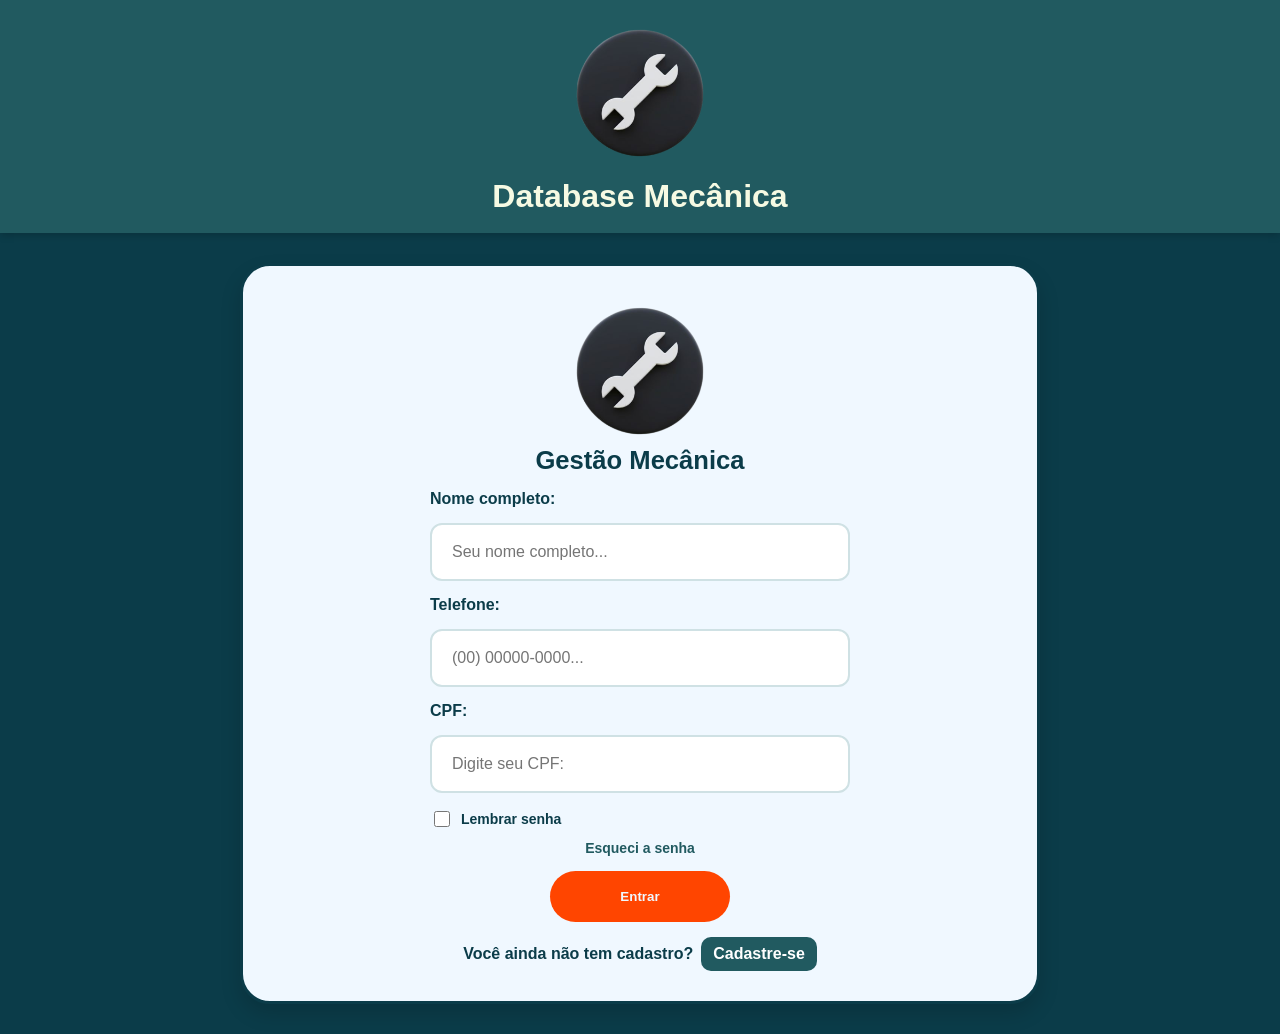
<file: index.html>
<!DOCTYPE html>
<html lang="pt-br">

<head>
    <meta charset="UTF-8">
    <link rel="stylesheet" href="style.css">
    <meta name="viewport" content="width=device-width, initial-scale=1.0">
    <title>Database Mecânica</title>
</head>

<body>
    <header>
        <div class="oficinamecanica">
            <img src="mecanica.png" alt="Logo da oficina mecânica" height="140px">
            <h1>Database Mecânica</h1>
        </div>
    </header>

    <main>
        <form action="agendamento.html">
            <div class="oficinamecanica">
                <img src="mecanica.png" alt="Logo da oficina mecânica" height="140px">
                <h2>Gestão Mecânica</h2>
            </div>

            <label for="nome">Nome completo:</label>
            <input type="text" id="nome" placeholder="Seu nome completo...">

            <label for="telefone">Telefone:</label>
            <input type="tel" id="telefone" placeholder="(00) 00000-0000...">

            <label for="cpf">CPF:</label>
            <input type="text" id="cpf" placeholder="Digite seu CPF:">

            <div class="lembrar-senha">
                <label class="checkbox-container">
                    <input type="checkbox" name="lembrarSenha">
                    <span>Lembrar senha</span>
                </label>
                <a href="iforgotmypassword.html">Esqueci a senha</a>
            </div>

            <button type="submit">Entrar</button>
            <h4>Você ainda não tem cadastro? <a class="cadastrar" href="">Cadastre-se</a></h4>
        </form>
    </main>
</body>

</html>
</file>
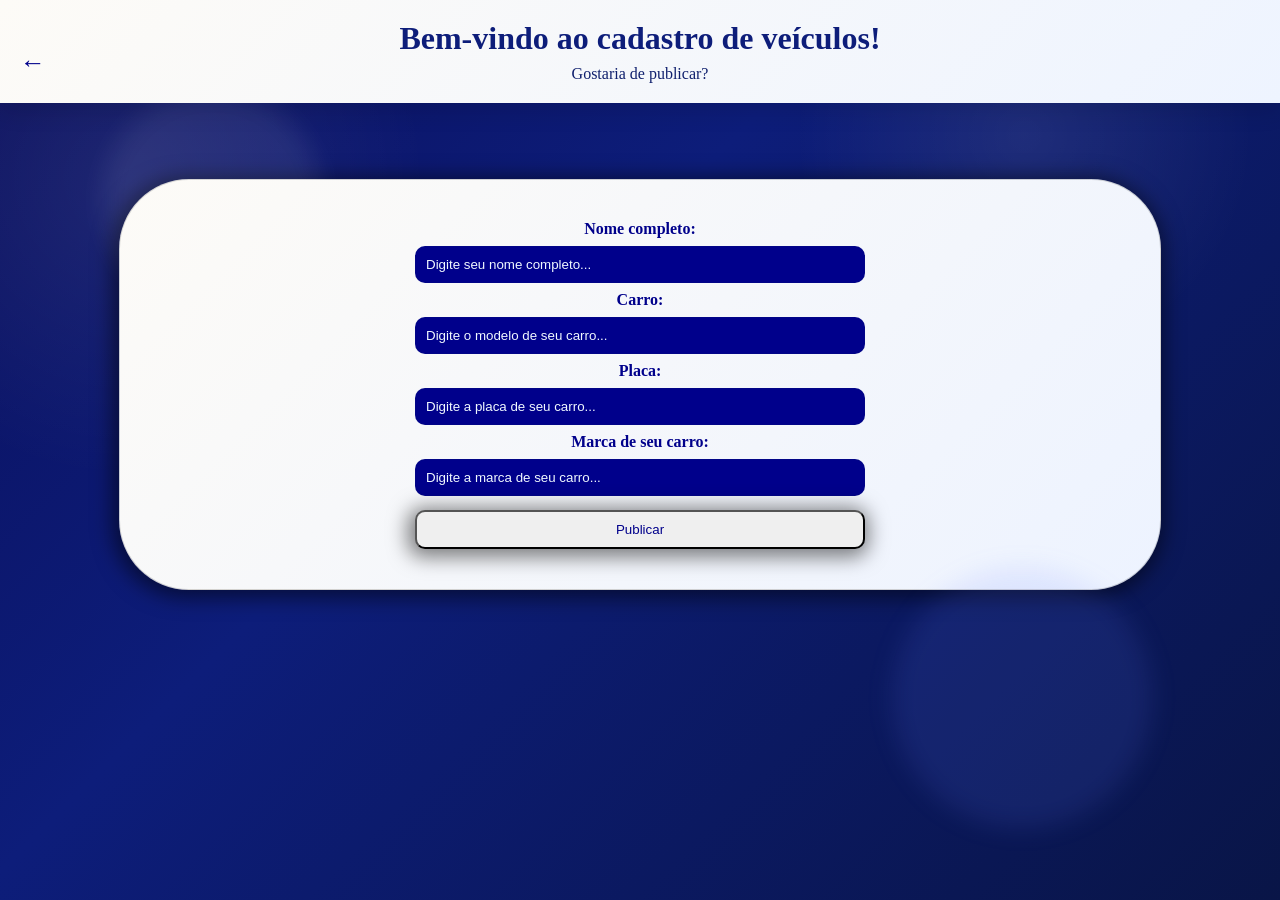
<file: cadastroveiculos.html>
<!DOCTYPE html>
<html lang="en">

<head>
    <meta charset="UTF-8">
    <link rel="stylesheet" href="cadastroveiculos.css">
    <meta name="viewport" content="width=device-width, initial-scale=1.0">
    <title>Cadastro Veículos</title>
</head>

<body>
    <header>
        <a href="agendamento.html">←</a>
        <h1>Bem-vindo ao cadastro de veículos!</h1>
        <p>Gostaria de publicar?</p>

    </header>
    <main>
        <div>
            <form action="cadastroveiculos.html">
                <label for="nome">Nome completo:</label>
                <input type="text" placeholder="Digite seu nome completo...">
                <label for="carro">Carro:</label>
                <input type="modelo" placeholder="Digite o modelo de seu carro...">
                <label for="placa">Placa:</label>
                <input type="placa-carro" placeholder="Digite a placa de seu carro...">
                <label for="marca">Marca de seu carro:</label>
                <input type="marca-carro" placeholder="Digite a marca de seu carro...">

                <button>Publicar</button>
            </form>
        </div>
    </main>
</body>

</html>
</file>
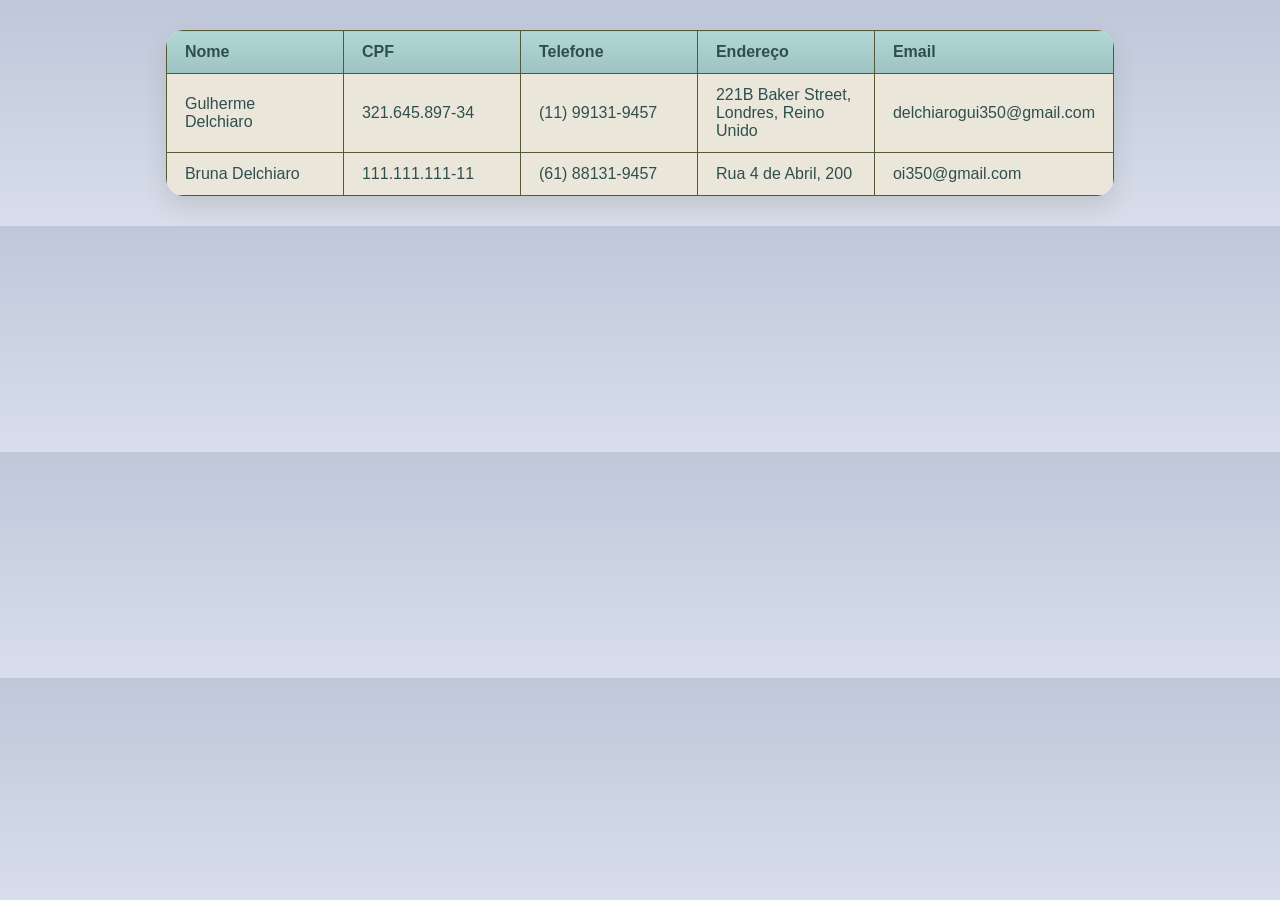
<file: exemplo.html>
<!DOCTYPE html>
<html lang="en">
<head>
    <meta charset="UTF-8">
    <meta name="viewport" content="width=device-width, initial-scale=1.0">
    <title>Document</title>
    <link rel="stylesheet" href="agendamento.css">
</head>
<body>
    <table>
        <thead>
            <tr>
            <th>Nome</th>
            <th>CPF</th>
            <th>Telefone</th>
            <th>Endereço</th>
            <th>Email</th>
            </tr>
        </thead>
        <tbody>
            <tr>
                <td>Gulherme Delchiaro</td>
                <td>321.645.897-34</td>
                <td>(11) 99131-9457</td>
                <td>221B Baker Street, Londres, Reino Unido</td>
                <td>delchiarogui350@gmail.com</td>
            </tr>
            <tr>
                <td>Bruna Delchiaro</td>
                <td>111.111.111-11</td>
                <td>(61) 88131-9457</td>
                <td>Rua 4 de Abril, 200</td>
                <td>oi350@gmail.com</td>
            </tr>
        </tbody>
    </table>
</body>
</html>
</file>
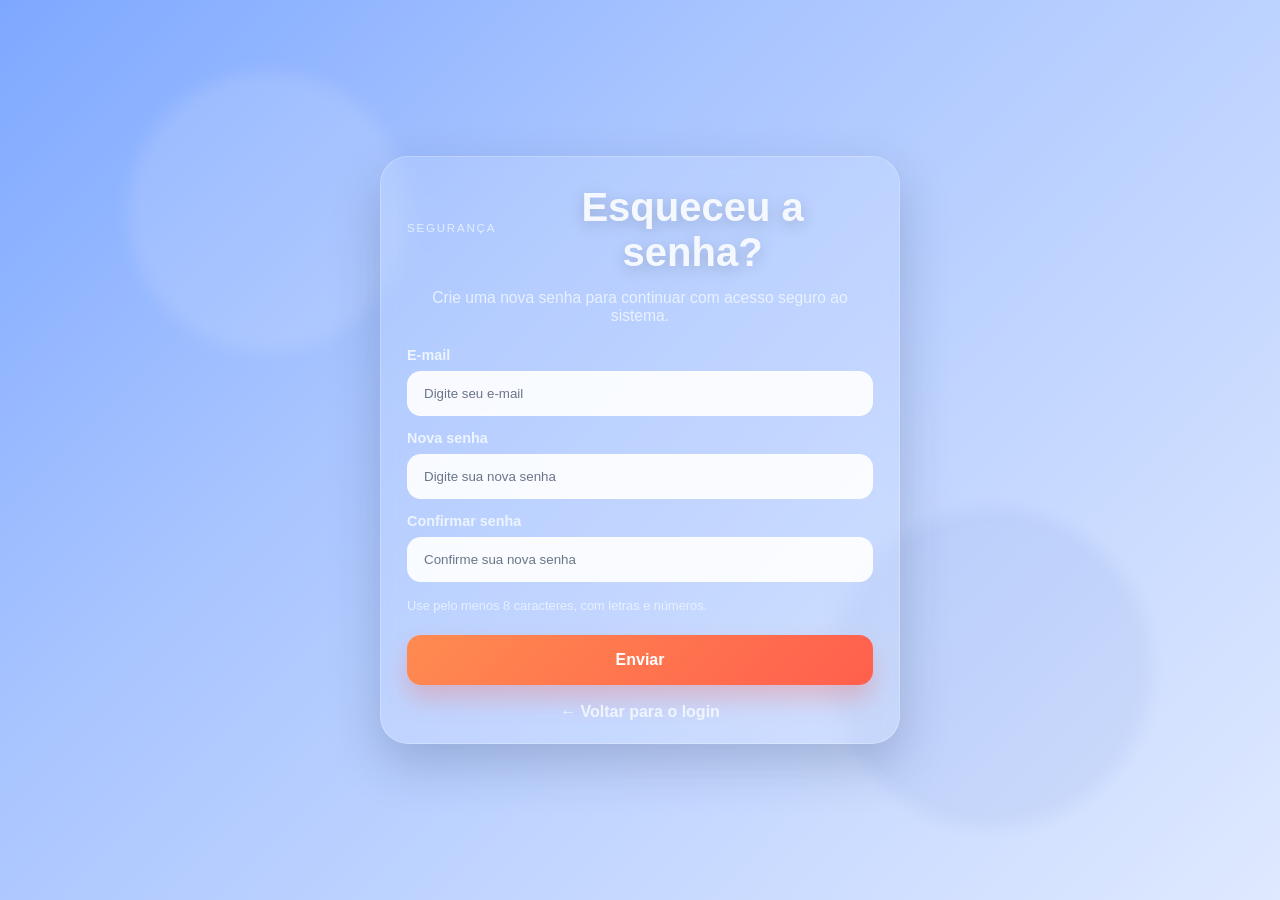
<file: iforgotmypassword.html>
<!DOCTYPE html>
<html lang="pt-br">

<head>
    <meta charset="UTF-8">
    <link rel="stylesheet" href="iforgotmypassword.css">
    <meta name="viewport" content="width=device-width, initial-scale=1.0">
    <title>Esqueceu a senha?</title>
</head>

<body>
    <div class="bg-orb orb-one"></div>
    <div class="bg-orb orb-two"></div>

    <main class="reset-card">
        <div class="header-box">
            
                <p class="eyebrow">Segurança</p>
                <h1>Esqueceu a senha?</h1>
            </div>
        </div>

        <p class="subtitle">Crie uma nova senha para continuar com acesso seguro ao sistema.</p>

        <form action="passwordsetting.html" method="get">
            <div class="input-group">
                <label for="email">E-mail</label>
                <input id="email" type="email" placeholder="Digite seu e-mail" required>
            </div>

            <div class="input-group">
                <label for="newpassword">Nova senha</label>
                <input id="newpassword" type="password" placeholder="Digite sua nova senha" required>
            </div>

            <div class="input-group">
                <label for="confirm-password">Confirmar senha</label>
                <input id="confirm-password" type="password" placeholder="Confirme sua nova senha" required>
            </div>

            <div class="password-tip">Use pelo menos 8 caracteres, com letras e números.</div>

            <button type="submit" class="submit-btn">Enviar</button>
        </form>

        <a class="back-link" href="index.html">← Voltar para o login</a>
    </main>
</body>

</html>
</file>
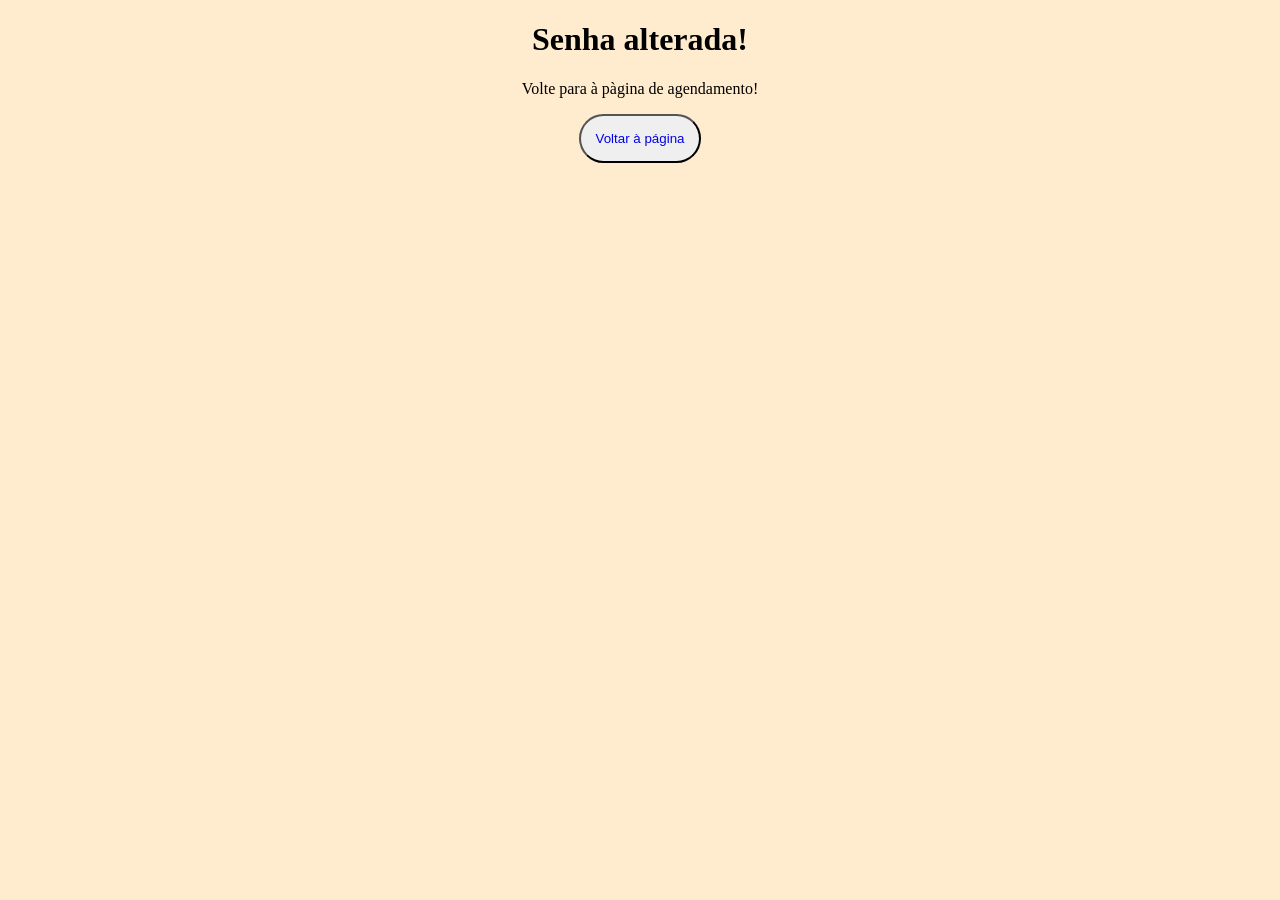
<file: passwordsetting.html>
<!DOCTYPE html>
<html lang="pt-br">
<head>
    <meta charset="UTF-8">
    <link rel="stylesheet" href="ps.css">
    <meta name="viewport" content="width=device-width, initial-scale=1.0">
    <title>Document</title>
</head>
<body>
    <h1>Senha alterada!</h1>
    <p>Volte para à pàgina de agendamento!</p>
    <div>
    <button><a href="agendamento.html">Voltar à página</a></button>
    </div>
</body>
</html>
</file>
<file: style.css>
* {
    box-sizing: border-box;
}

body {
    margin: 0;
    font-family: Arial, Helvetica, sans-serif;
    background-color: #0b3c49;
    color: #F6FAE3;
}

header {
    background-color: #215a60;
    padding: 18px 20px;
    box-shadow: 0 2px 8px rgba(0, 0, 0, 0.2);
}

.oficinamecanica {
    display: flex;
    justify-content: center;
    align-items: center;
    flex-direction: column;
    text-align: center;
}

.oficinamecanica img {
    display: block;
    max-width: 150px;
    height: auto;
}

h1 {
    margin: 10px 0 0;
    color: #F6FAE3;
    font-size: 2rem;
}

h2 {
    margin: 0;
    color: #0b3c49;
    font-size: 1.6rem;
}

main {
    padding: 30px 20px;
}

form {
    display: flex;
    justify-content: center;
    flex-direction: column;
    width: min(800px, 100%);
    align-items: center;
    padding: 30px 25px;
    gap: 15px;
    border: 3px solid #0b3c49;
    border-radius: 30px;
    background-color: aliceblue;
    margin: 0 auto;
    box-shadow: 0 10px 20px rgba(0, 0, 0, 0.15);
}

label {
    width: 100%;
    max-width: 420px;
    color: #0b3c49;
    font-weight: 600;
    text-align: left;
}

input {
    width: 100%;
    max-width: 420px;
    padding: 18px 20px;
    border: 2px solid #cfe1e4;
    border-radius: 12px;
    font-size: 1rem;
    outline: none;
}

input:focus {
    border-color: #215a60;
    box-shadow: 0 0 0 3px rgba(33, 90, 96, 0.12);
}

.lembrar-senha {
    display: flex;
    justify-content: space-between;
    align-items: center;
    width: 100%;
    max-width: 420px;
    font-size: 14px;
    color: #0b3c49;
    flex-direction: column;
    gap: 10px;
}

.checkbox-container {
    display: flex;
    align-items: center;
    gap: 8px;
    cursor: pointer;
}

.checkbox-container input {
    width: 16px;
    height: 16px;
    accent-color: #215a60;
}

.lembrar-senha a {
    color: #215a60;
    text-decoration: none;
    font-weight: 600;
}

.lembrar-senha a:hover {
    text-decoration: underline;
}

button {
    background-color: orangered;
    border: none;
    border-radius: 30px;
    padding: 18px 30px;
    color: aliceblue;
    font-weight: 700;
    cursor: pointer;
    min-width: 180px;
}

button:hover {
    background-color: darkblue;
    color: #F6FAE3;
}

.cadastrar {
    display: inline-block;
    padding: 8px 12px;
    background-color: #215a60;
    color: #fff;
    font-weight: 600;
    border-radius: 10px;
    text-decoration: none;
}

h4 {
    display: flex;
    justify-content: center;
    align-items: center;
    flex-wrap: wrap;
    gap: 8px;
    margin: 0;
    color: #0b3c49;
    text-align: center;
}

span {
    margin: 0;
}

::selection {
    background-color: #215a60;
    color: #F6FAE3;
}
</file>
<file: cadastroveiculos.css>
body {
    background:
        radial-gradient(circle at 10% 20%, rgba(255,255,255,0.08), transparent 22%),
        radial-gradient(circle at 80% 15%, rgba(255,255,255,0.08), transparent 18%),
        linear-gradient(135deg, #0a0f5c 0%, #0d1d7a 40%, #091547 100%);
    margin: 0 auto;
    z-index: 99;
    min-height: 100vh;
    overflow-x: hidden;
    position: relative;
}

body::before,
body::after {
    content: "";
    position: fixed;
    border-radius: 50%;
    filter: blur(12px);
    pointer-events: none;
    animation: floatOrb 8s ease-in-out infinite alternate;
}

body::before {
    width: 220px;
    height: 220px;
    background: rgba(255, 255, 255, 0.07);
    top: 10%;
    left: 8%;
}

body::after {
    width: 260px;
    height: 260px;
    background: rgba(96, 125, 255, 0.12);
    bottom: 8%;
    right: 10%;
    animation-delay: 1s;
}

@keyframes floatOrb {
    0% { transform: translateY(0px) scale(1); }
    100% { transform: translateY(-25px) scale(1.08); }
}

header {
    background: linear-gradient(135deg, #FDFBF7 0%, #eef4ff 100%);
    padding: 20px;
    position: relative;
    text-align: center;
    box-shadow: 0 10px 20px rgba(0,0,0,0.1);
    animation: abrirHeader 0.8s ease-out;
}

@keyframes abrirHeader {
    from {
        opacity: 0;
        transform: translateY(-20px);
    }
    to {
        opacity: 1;
        transform: translateY(0);
    }
}

h1 {
    display: flex;
    justify-content: center;
    font-weight: 900;
    margin: 0;
    color: #0d1d7a;
    animation: aparecerTexto 1s ease-out;
}

p {
    display: flex;
    justify-content: center;
    margin: 8px 0 0;
    color: #0f1f6d;
    animation: aparecerTexto 1.2s ease-out;
}

@keyframes aparecerTexto {
    from {
        opacity: 0;
        transform: translateY(-10px);
    }
    to {
        opacity: 1;
        transform: translateY(0);
    }
}

header a {
    position: absolute;
    left: 20px;
    top: 52%;
    transform: translateY(-4px);
    text-decoration: none;
    color: darkblue;
    font-size: 1.6rem;
    line-height: 1;
    transition: transform 0.25s ease, color 0.25s ease;
}

header a:hover {
    color: #3557ff;
    transform: translateY(-4px) scale(1.2);
}

main {
    display: flex;
    justify-content: center;
    padding: 30px 20px;
    margin-top: 34px;
    animation: subirBloco 1s ease-out;
}

@keyframes subirBloco {
    from {
        opacity: 0;
        transform: translateY(25px);
    }
    to {
        opacity: 1;
        transform: translateY(0);
    }
}

form {
    display: flex;
    flex-direction: column;
    width: 50vh;
    padding: 20px;
    gap: 8px;
    animation: suavizarEntrada 1.4s ease-out;
}

@keyframes suavizarEntrada {
    from {
        opacity: 0;
        transform: translateX(16px);
    }
    to {
        opacity: 1;
        transform: translateX(0);
    }
}

button {
    margin-top: 6px;
}

div {
    background: linear-gradient(135deg, #FDFBF7 0%, #edf3ff 100%);
    padding: 20px;
    width: min(1000px, 90vw);
    margin: 12px auto 0;
    border-radius: 70px;
    display: flex;
    justify-content: center;
    border: 1px solid rgba(0,0,0,0.16);
    box-shadow: -2px 3px 20px 5px rgba(0, 0, 0, 0.5);
    -webkit-box-shadow: -2px 3px 20px 5px rgba(0, 0, 0, 0.5);
    animation: pulseCard 3s ease-in-out infinite alternate;
}

@keyframes pulseCard {
    0% {
        transform: scale(1);
        box-shadow: -2px 3px 18px rgba(0,0,0,0.38);
    }
    100% {
        transform: scale(1.01);
        box-shadow: -4px 6px 24px rgba(42, 77, 255, 0.18);
    }
}

label {
    display: flex;
    justify-content: center;
    align-content: center;
    font-weight: bold;
    color: darkblue;
}

input {
    padding: 10px;
    border-radius: 10px;
    border: 1px solid rgba(13, 29, 122, 0.2);
    transition: transform 0.25s ease, box-shadow 0.25s ease, border-color 0.25s ease;
}

input:focus {
    outline: none;
    transform: scale(1.01);
    border-color: #3557ff;
    box-shadow: 0 0 0 3px rgba(53, 87, 255, 0.12);
}

button {
    padding: 10px;
    box-shadow: -2px 3px 20px 5px rgba(0, 0, 0, 0.5);
    -webkit-box-shadow: -2px 3px 20px 5px rgba(0, 0, 0, 0.5);
    color: darkblue;
    border-radius: 10px;
    transition: transform 0.25s ease, box-shadow 0.25s ease, filter 0.25s ease;
    animation: pulseButton 1.8s ease-in-out infinite alternate;
}

@keyframes pulseButton {
    0% { transform: scale(1); }
    100% { transform: scale(1.04); }
}

button:hover {
    transform: translateY(-2px) scale(1.02);
    filter: brightness(1.05);
    box-shadow: -2px 6px 24px rgba(0, 0, 0, 0.45);
}

:placeholder-shown {
    background-color: darkblue;
}

input::placeholder {
    color: aliceblue;
}

a{
    text-decoration: none;
}
</file>
<file: agendamento.css>
body {
    margin: 0;
    left: 0;
    right: 0;
    background: linear-gradient(180deg, #BFC7D9 0%, #d8deeb 100%);
    overflow: hidden;
    font-family: Arial, Helvetica, sans-serif;
}

header {
    background: linear-gradient(135deg, #555934 0%, #6f7448 100%);
    padding: 30px;
    display: flex;
    justify-content: center;
    align-items: center;
    width: 98vw;
    height: 10vh;
    box-shadow: 0 8px 25px rgba(48, 55, 25, 0.25);
    position: relative;
    overflow: hidden;
}

header > a {
    margin-top: 8px;
}

header::before {
    content: "";
    position: absolute;
    inset: 0;
    background: linear-gradient(120deg, transparent 0%, rgba(255,255,255,0.18) 50%, transparent 100%);
    transform: translateX(-100%);
    animation: brilhoHeader 6s ease-in-out infinite;
}

@keyframes brilhoHeader {
    0% { transform: translateX(-100%); }
    50% { transform: translateX(100%); }
    100% { transform: translateX(100%); }
}

h1 {
    color: #F0F1F2;
}

h2 {
    display: flex;
    justify-content: center;
    padding-top: 10px;
}

a {
    display: flex;
}

ul {
    display: flex;
    flex-wrap: wrap;
    justify-content: space-around;
    flex-direction: row;
    gap: 12px;
    margin: 0;
    padding: 0;
}

li,
a {
    text-decoration: none;
    list-style: none;
    padding: 20px;
    color: #F0F1F2;
    transition: all 0.25s ease;
}

nav a {
    position: relative;
    font-weight: 600;
    letter-spacing: 0.3px;
}

nav a:hover {
    color: #f7f3d9;
    transform: translateY(-2px);
    text-shadow: 0 0 10px rgba(255,255,255,0.35);
}

nav a::after {
    content: "";
    position: absolute;
    left: 10%;
    bottom: 8px;
    width: 0;
    height: 2px;
    background: #F0F1F2;
    transition: width 0.25s ease;
}

nav a:hover::after {
    width: 80%;
}
h1,
h2 {
    margin: 10;
    color: #F0F1F2;
    font-family: 'Courier New', Courier, monospace;
    display: flex;
    justify-content: center;
    flex-direction: column;
}

.publish {
    width: 50px;
    height: 50px;
    background: linear-gradient(135deg, #ffffff 0%, #dfe5d1 100%);
    display: flex;
    justify-content: center;
    align-items: center;
    border-radius: 50%;
    position: fixed;
    left: 50%;
    bottom: 30px;
    transform: translateX(-50%);
    z-index: 10;
    padding: 30px;
    border: none;
    box-shadow: 0 8px 18px rgba(85, 89, 52, 0.35);
    color: #555934;
    font-size: 2rem;
    font-weight: 700;
    cursor: pointer;
    transition: transform 0.25s ease, box-shadow 0.25s ease;
}

.publish:hover {
    transform: translateX(-50%) scale(1.08);
    box-shadow: 0 10px 22px rgba(85, 89, 52, 0.5), 0 0 20px rgba(255,255,255,0.6);
}

.modal {
    position: fixed;
    inset: 0;
    background: rgba(17, 23, 18, 0.55);
    display: flex;
    justify-content: center;
    align-items: center;
    z-index: 20;
}

.modal.hidden {
    display: none;
}


#formAgendamento {
    display: flex;
    flex-direction: column;
    gap: 10px;
}


#formAgendamento textarea {
    resize: vertical;
    min-height: 80px;
}

.botoes-modal {
    display: flex;
    justify-content: flex-end;
    gap: 10px;
    margin-top: 8px;
}

.btn-cancelar,
.btn-publicar {
    border: none;
    border-radius: 10px;
    padding: 10px 16px;
    cursor: pointer;
    font-weight: 700;
}

.btn-cancelar {
    background: #e4e7e3;
    color: #2d3225;
}

.btn-publicar {
    background: linear-gradient(135deg, #555934 0%, #7a7f4f 100%);
    color: white;
}



table {
    margin: 30px auto;
    border-collapse: collapse;
    background-color: #EBE6DA;
    color: #555934;
    border-radius: 18px;
    overflow: hidden;
    box-shadow: 0 10px 25px rgba(64, 71, 41, 0.15);
}

th,
td {
    border: 1px solid #555934;
    padding: 12px 18px;
    text-align: left;
    color: #2F4F4F;
    transition: background-color 0.2s ease;
}

th {
    background: linear-gradient(180deg, #B1D8D7 0%, #9dc3c2 100%);
    width: 140px;
}

tbody tr:hover {
    background: rgba(85, 89, 52, 0.08);
    transform: scale(1.001);
}

p{
    display: flex;
    justify-content: center;
    color: #f5f1e8;
    font-size: x-large;
    font-weight: 700;
    font-family: Arial, Helvetica, sans-serif;
    text-shadow: 0 2px 8px rgba(0,0,0,0.18);
}

header {
    gap: 12px;
}

.resumo {
    display: flex;
    justify-content: center;
    gap: 18px;
    flex-wrap: wrap;
    margin: 25px auto 10px;
}

.resumo-card {
    background: linear-gradient(180deg, #f4f0e8 0%, #e7e0d1 100%);
    border: 1px solid #555934;
    border-radius: 12px;
    padding: 16px 22px;
    width: 170px;
    text-align: center;
    color: #555934;
    box-shadow: 0 2px 6px rgba(0, 0, 0, 0.08);
    transition: transform 0.25s ease, box-shadow 0.25s ease;
}

.resumo-card:hover {
    transform: translateY(-6px) scale(1.02);
    box-shadow: 0 10px 20px rgba(85, 89, 52, 0.18);
}

.resumo-card span {
    display: block;
    font-size: 0.85rem;
    text-transform: uppercase;
    letter-spacing: 0.5px;
}

.resumo-card strong {
    display: block;
    margin-top: 6px;
    font-size: 1.8rem;
}

.perfil-user img{
    border-radius: 500px;
    width: 70px;
    height: 70px;
    display: block;
    margin: 0;
    object-fit: cover;
    border: 2px solid rgba(255,255,255,0.7);
    box-shadow: 0 4px 14px rgba(0,0,0,0.2);
    transition: transform 0.3s ease, box-shadow 0.3s ease;
}

.perfil-user img:hover {
    transform: scale(1.08) rotate(3deg);
    box-shadow: 0 8px 18px rgba(0,0,0,0.28);
}

.perfil-user{
    display: flex;
    flex-direction: column;
    align-items: center;
    justify-content: center;
    gap: 4px;
    margin: 0 auto;
    padding: 0 10px;
}

.perfil-user p {
    margin: 0;
    color: #F0F1F2;
    font-size: 0.9rem;
    font-weight: 600;
    text-align: center;
    line-height: 1.2;
    letter-spacing: 0.3px;
}

::selection{
    background: rgba(85, 89, 52, 0.25);
    color: #1d240f;
}


.publish{
    color: #1d240f;
}
</file>
<file: iforgotmypassword.css>
* {
    box-sizing: border-box;
}

body {
    position: relative;
    display: flex;
    flex-direction: column;
    justify-content: center;
    align-items: center;
    min-height: 100vh;
    margin: 0;
    padding: 24px;
    font-family: Arial, sans-serif;
    text-align: center;
    background: linear-gradient(135deg, #7ea8ff 0%, #a9c5ff 35%, #dfe9ff 100%);
    overflow: hidden;
}

.bg-orb {
    position: absolute;
    border-radius: 50%;
    filter: blur(8px);
    opacity: 0.45;
}

.orb-one {
    width: 280px;
    height: 280px;
    background: rgba(255, 255, 255, 0.28);
    top: 8%;
    left: 10%;
}

.orb-two {
    width: 320px;
    height: 320px;
    background: rgba(80, 113, 199, 0.18);
    right: 10%;
    bottom: 8%;
}

.reset-card {
    position: relative;
    z-index: 1;
    width: min(520px, 92vw);
    padding: 28px 26px 22px;
    border-radius: 28px;
    background: rgba(255, 255, 255, 0.12);
    border: 1px solid rgba(255, 255, 255, 0.24);
    backdrop-filter: blur(10px);
    box-shadow: 0 20px 50px rgba(28, 43, 78, 0.22);
}

.header-box {
    display: flex;
    align-items: center;
    justify-content: center;
    gap: 16px;
    margin-bottom: 8px;
}



.eyebrow {
    margin: 0 0 4px;
    font-size: 0.72rem;
    letter-spacing: 1.8px;
    text-transform: uppercase;
    color: #edf4ff;
    opacity: 0.85;
}

h1 {
    margin: 0;
    color: #f5f9ff;
    font-size: clamp(2rem, 4vw, 2.5rem);
    text-shadow: 0 4px 16px rgba(0, 0, 0, 0.18);
}

.subtitle {
    margin: 14px 0 22px;
    color: #eef4ff;
    opacity: 0.9;
    font-size: 0.98rem;
}

form {
    display: flex;
    flex-direction: column;
    gap: 14px;
    width: 100%;
}

.input-group {
    display: flex;
    flex-direction: column;
    text-align: left;
    gap: 8px;
}

label {
    color: #edf4ff;
    font-weight: 600;
    font-size: 0.9rem;
}

input {
    width: 100%;
    padding: 14px 16px;
    border: 1px solid rgba(255,255,255,0.4);
    border-radius: 14px;
    background: rgba(255,255,255,0.9);
    color: #1d2a3a;
    outline: none;
    transition: border-color 0.2s ease, box-shadow 0.2s ease, transform 0.2s ease;
}

input:focus {
    border-color: #3558c9;
    box-shadow: 0 0 0 4px rgba(53, 88, 201, 0.15);
    transform: translateY(-1px);
}

input::placeholder {
    color: #6a7588;
}

.password-tip {
    font-size: 0.8rem;
    color: #edf4ff;
    opacity: 0.86;
    text-align: left;
    margin-top: 2px;
}

.submit-btn {
    margin-top: 8px;
    border: none;
    border-radius: 14px;
    background: linear-gradient(135deg, #ff8b50 0%, #ff5f4d 100%);
    color: white;
    font-size: 1rem;
    font-weight: 700;
    padding: 16px 20px;
    cursor: pointer;
    box-shadow: 0 14px 24px rgba(255, 95, 77, 0.28);
    transition: transform 0.2s ease, box-shadow 0.2s ease, filter 0.2s ease;
}

.submit-btn:hover {
    transform: translateY(-2px) scale(1.01);
    box-shadow: 0 18px 28px rgba(255, 95, 77, 0.35);
    filter: brightness(1.04);
}

.back-link {
    display: inline-block;
    margin-top: 18px;
    color: #eff5ff;
    text-decoration: none;
    font-weight: 600;
    transition: opacity 0.2s ease, transform 0.2s ease;
}

.back-link:hover {
    opacity: 0.9;
    transform: translateX(-2px);
}

::selection {
    background: rgba(255, 111, 92, 0.35);
    color: #fff;
}
</file>
<file: ps.css>
body{
    background-color: blanchedalmond;
    margin: 0;
}

div{
    display: flex;
    justify-content: center;
}

h1{
    display: flex;
    justify-content: center;
}

p{
    display: flex;
    justify-content: center;
}

button{
    padding: 15px;
    border-radius: 30px;
}

a{
    text-decoration: none;
}
</file>
